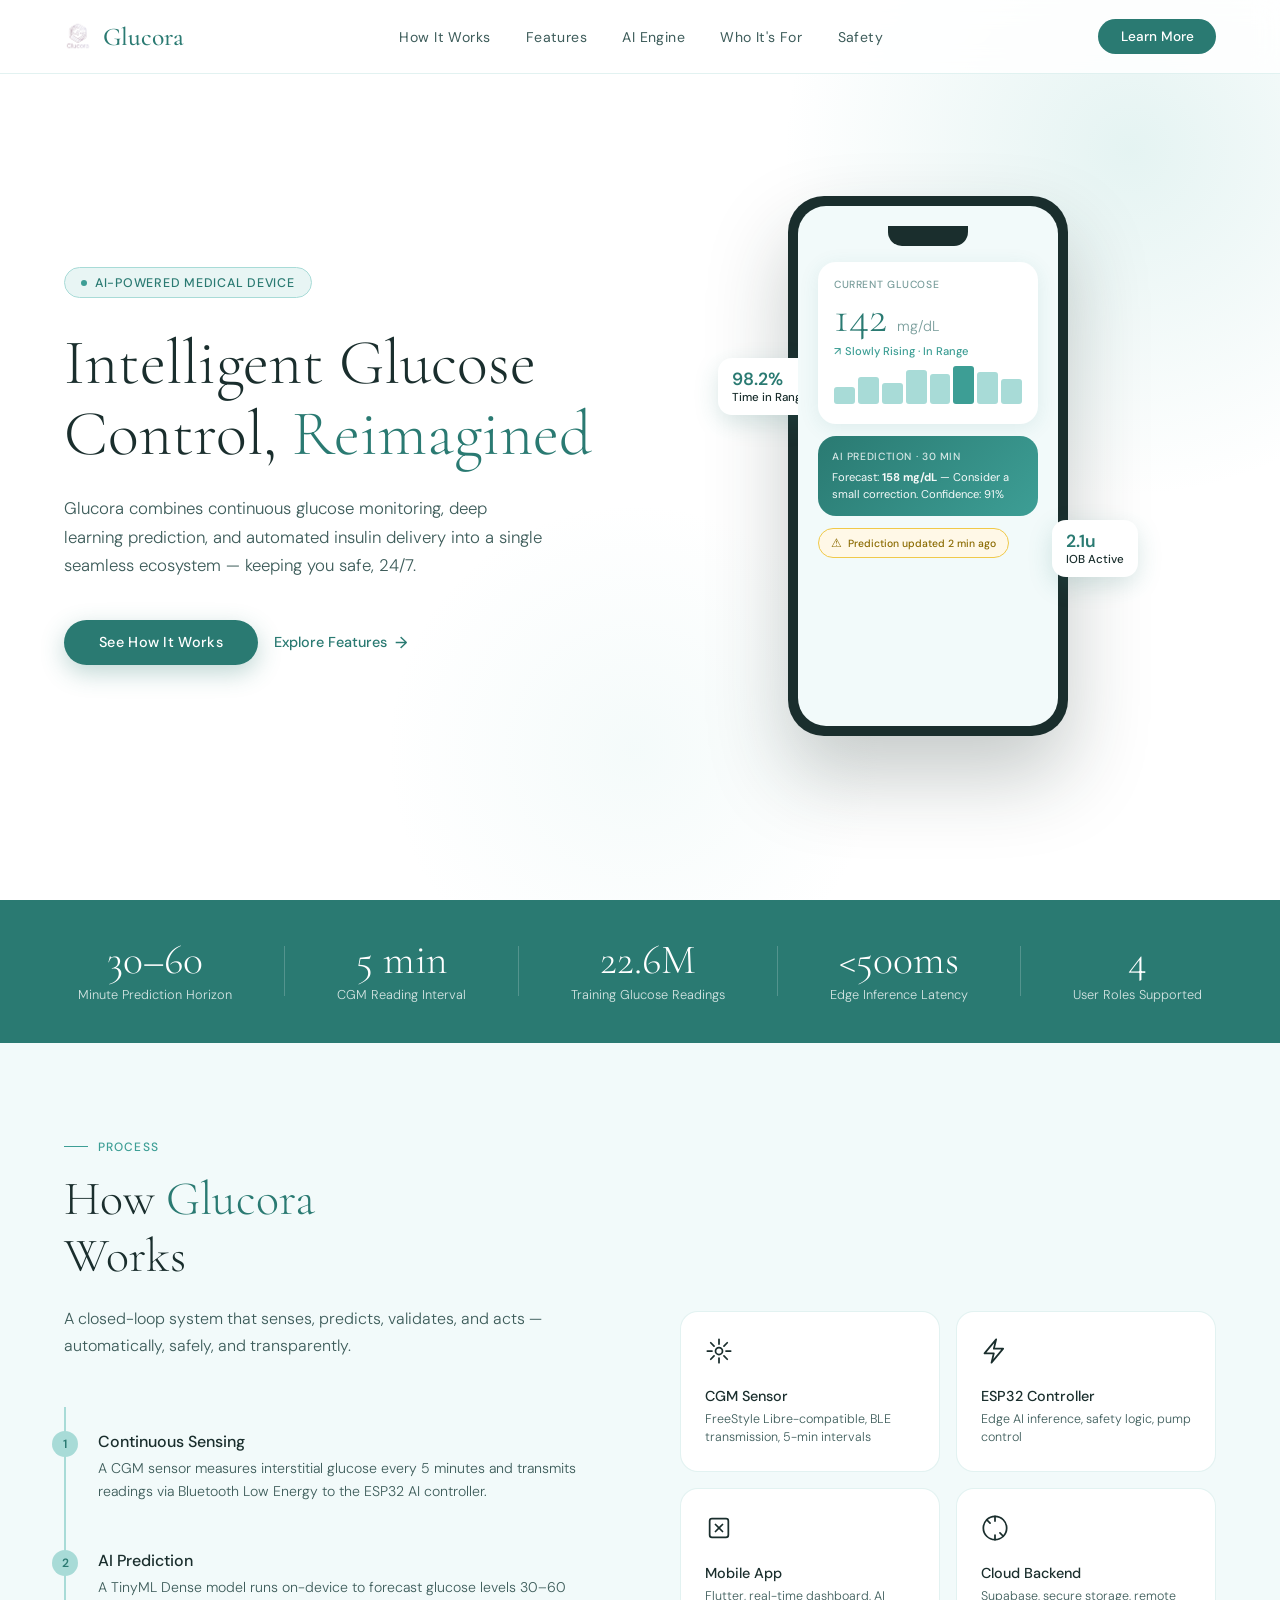
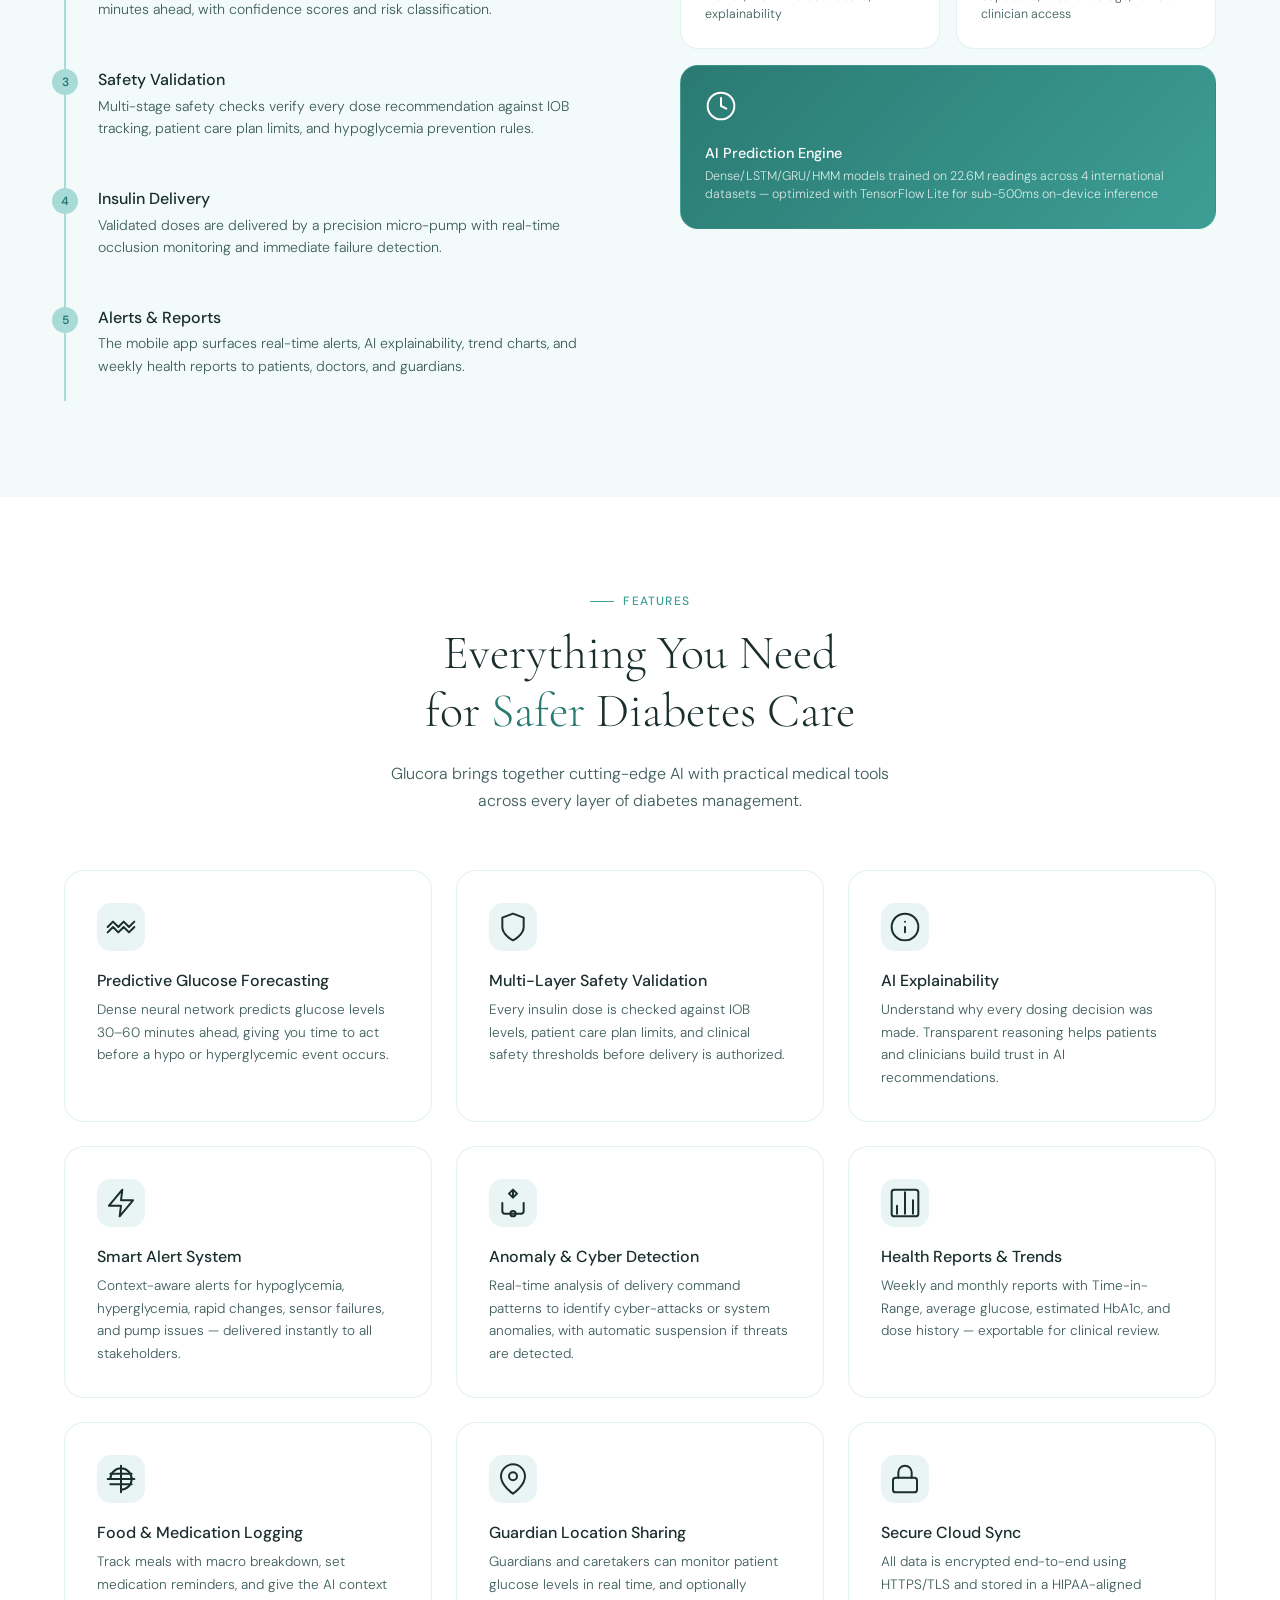
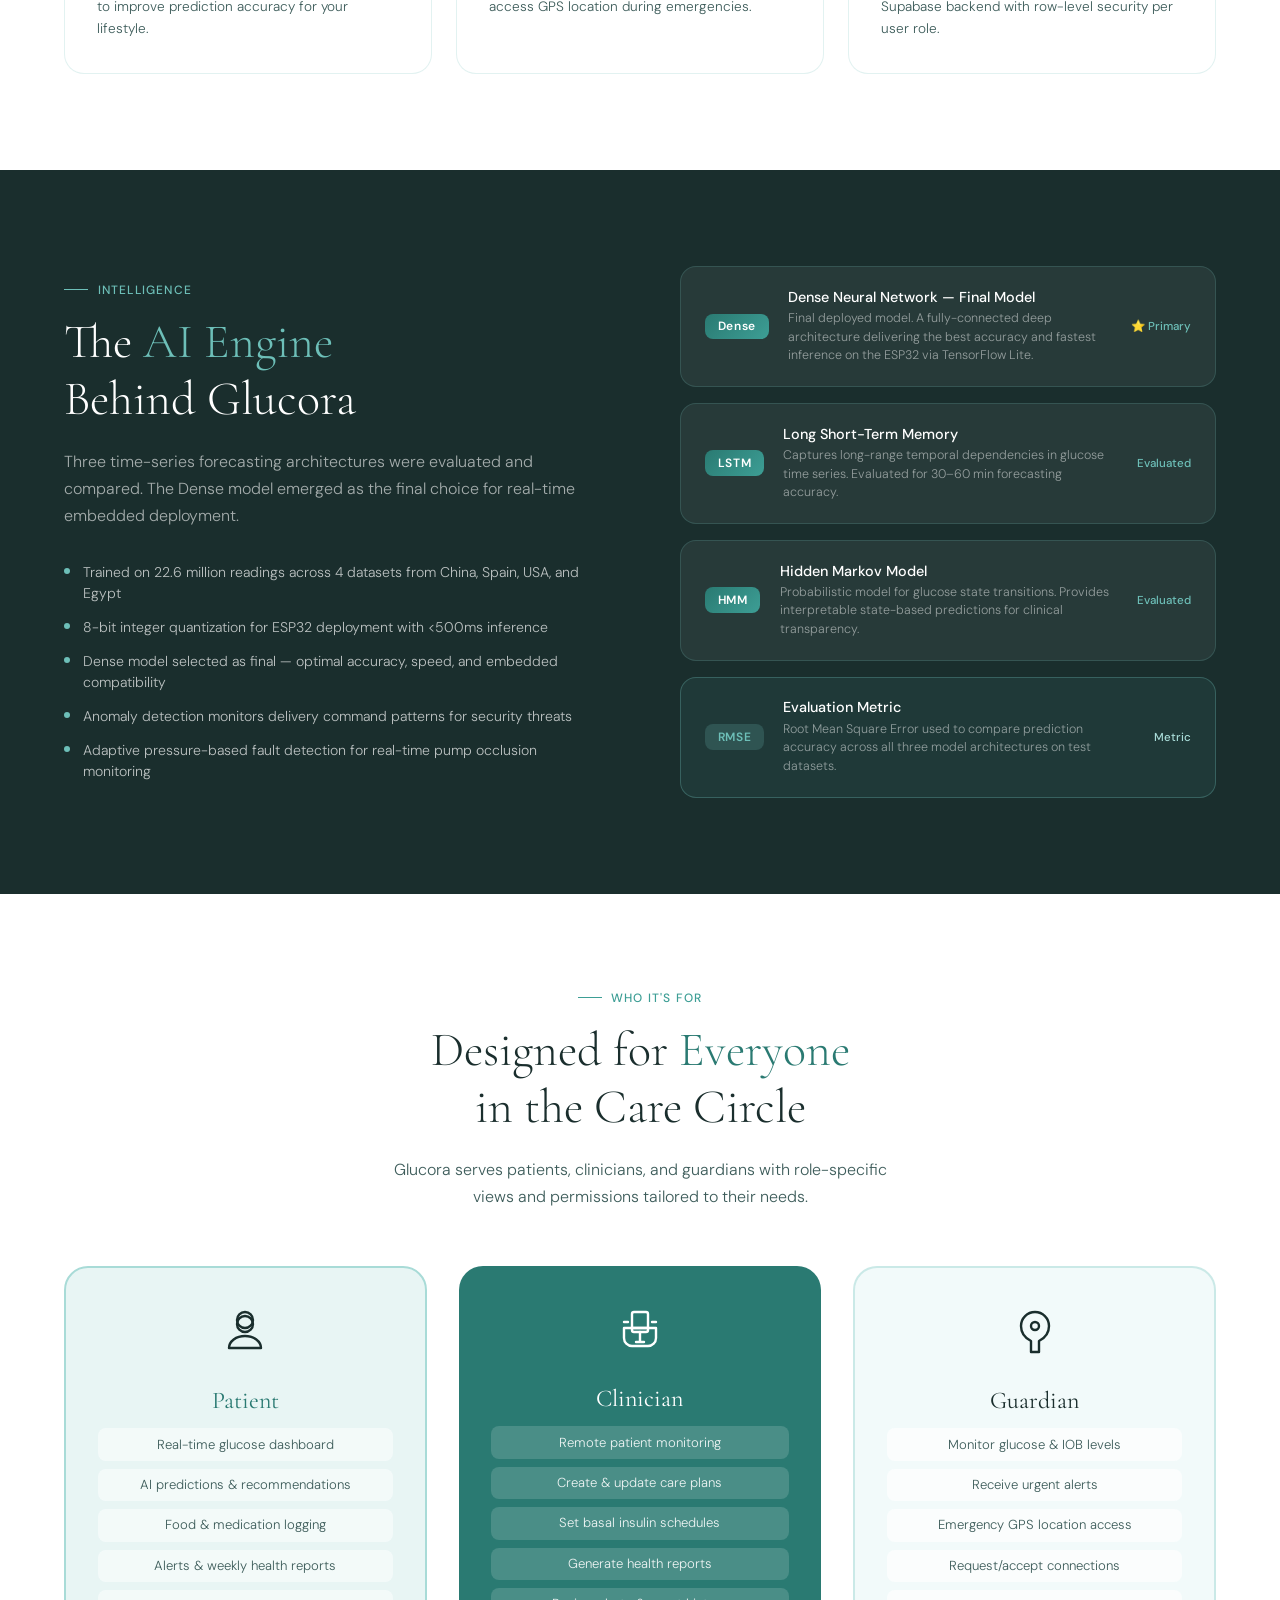
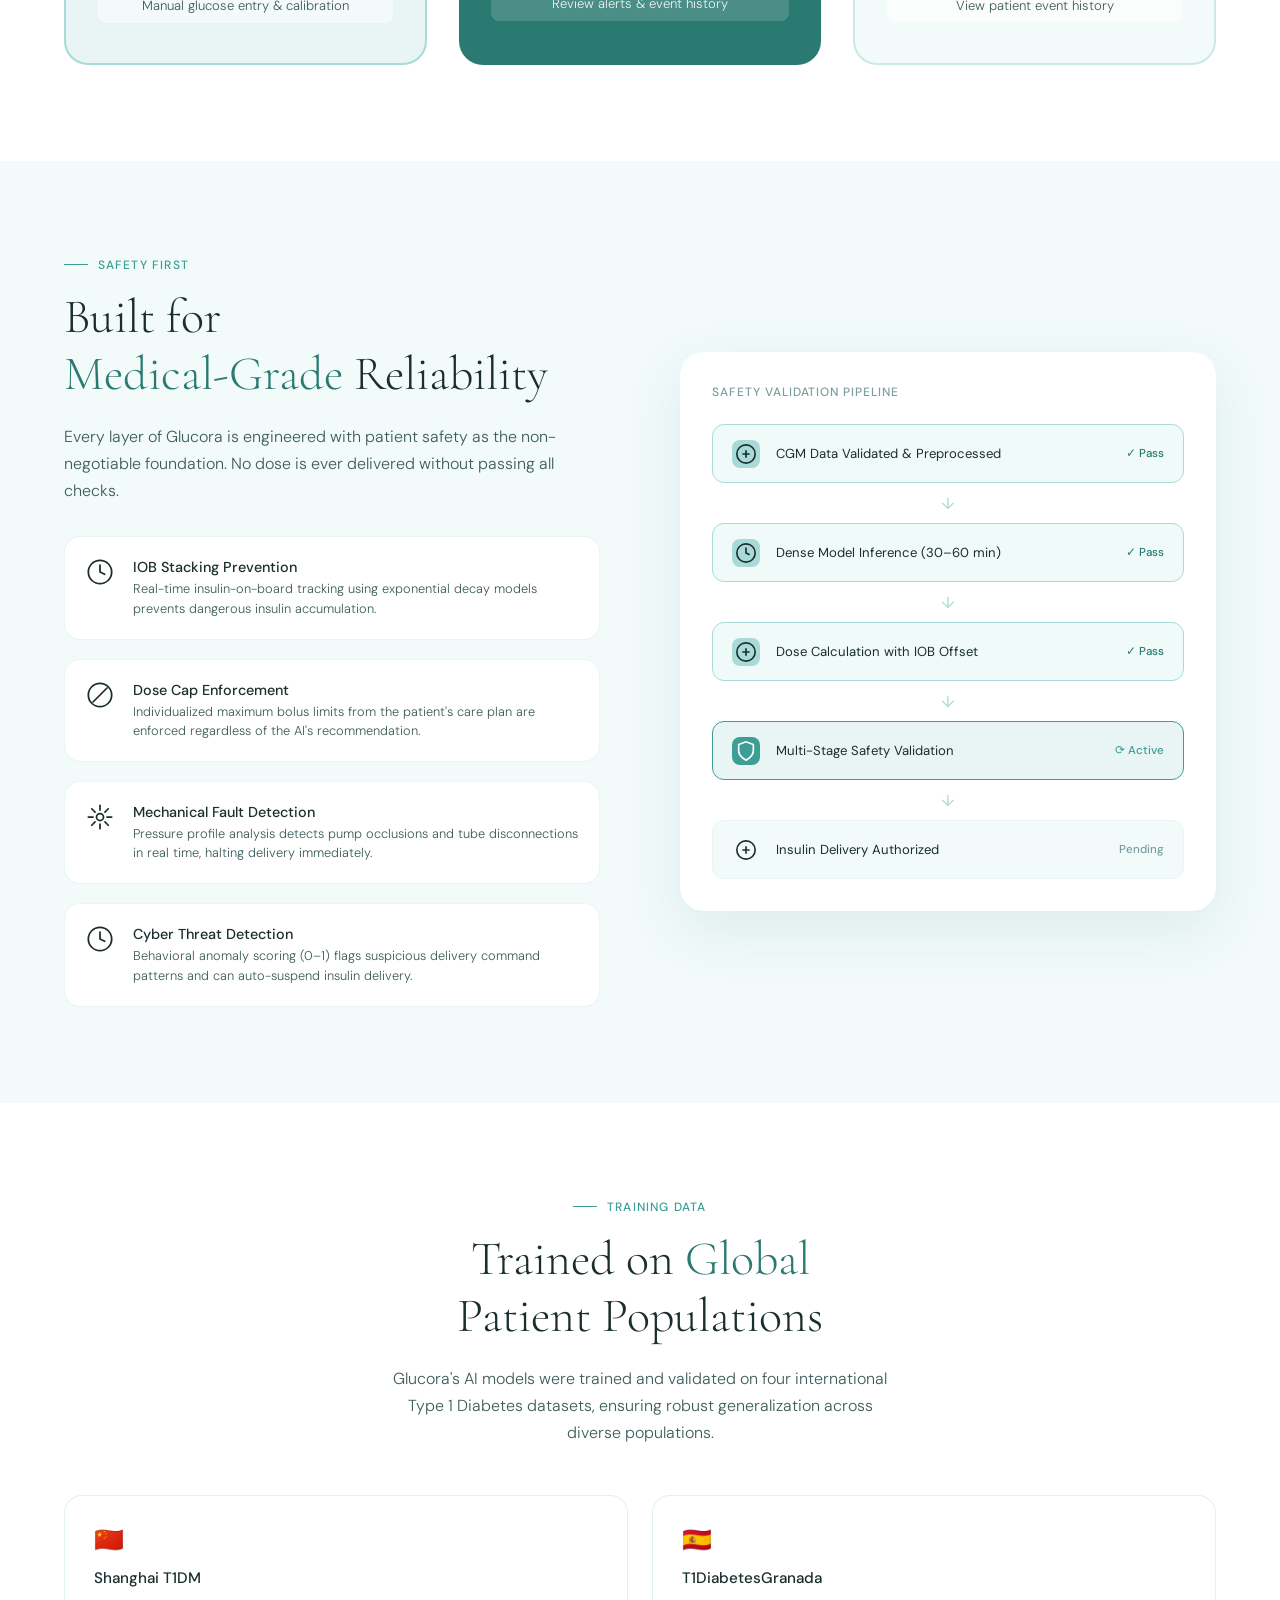
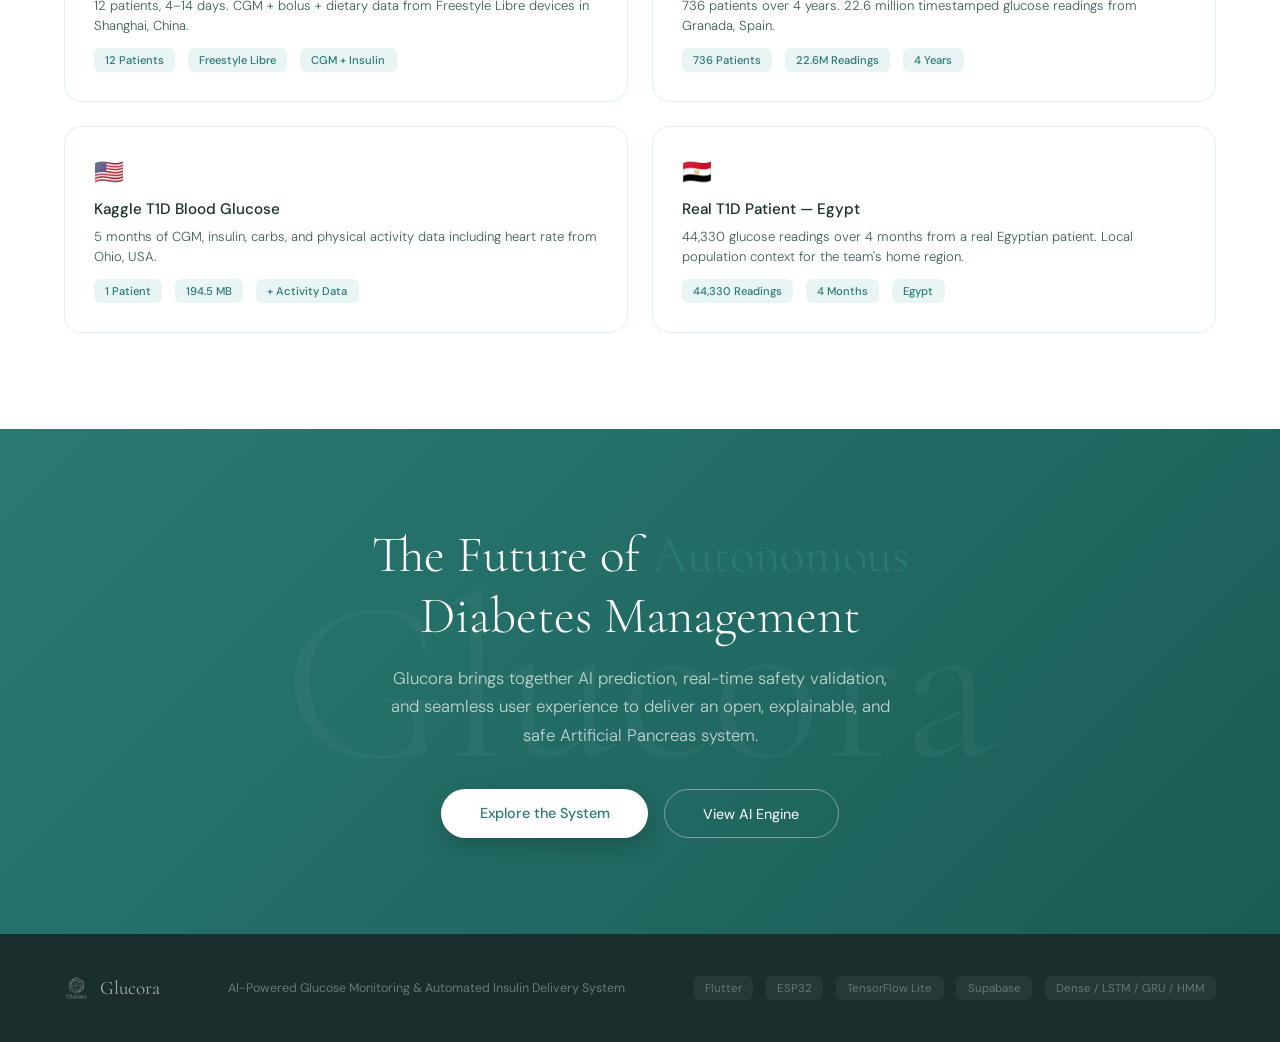
<file: index.html>
<!DOCTYPE html>
<html lang="en">
<head>
<meta charset="UTF-8">
<meta name="viewport" content="width=device-width, initial-scale=1.0">
<link rel="icon" type="image/png" href="Glucora_logo.png">
<title>Glucora </title>
<link href="https://fonts.googleapis.com/css2?family=Cormorant+Garamond:wght@300;400;500;600&family=DM+Sans:wght@300;400;500&display=swap" rel="stylesheet">
<link rel="stylesheet" href="glucora.css">

</head>
<body>

<!-- NAV -->
<nav>
  <div class="nav-logo">
    <img src="Glucora_logo.png" alt="Glucora" style="height:32px;filter:hue-rotate(140deg) saturate(0.7);">
    <span>Glucora</span>
  </div>
  <ul class="nav-links">
    <li><a href="#how">How It Works</a></li>
    <li><a href="#features">Features</a></li>
    <li><a href="#ai">AI Engine</a></li>
    <li><a href="#users">Who It's For</a></li>
    <li><a href="#safety">Safety</a></li>
  </ul>
  <a href="#cta" class="nav-cta">Learn More</a>
</nav>

<!-- HERO -->
<section class="hero">
  <div class="hero-text">
    <div class="hero-badge">AI-Powered Medical Device</div>
    <h1>Intelligent Glucose<br>Control, <em>Reimagined</em></h1>
    <p class="hero-sub">Glucora combines continuous glucose monitoring, deep learning prediction, and automated insulin delivery into a single seamless ecosystem — keeping you safe, 24/7.</p>
    <div class="hero-actions">
      <a href="#how" class="btn-primary">See How It Works</a>
      <a href="#features" class="btn-ghost">Explore Features</a>
    </div>
  </div>
  <div class="hero-visual">
    <div class="device-mockup">
      <div class="float-badge left">
        <span class="fb-val">98.2%</span>
        Time in Range
      </div>
      <div class="phone-frame">
        <div class="phone-screen">
          <div class="phone-notch"></div>
          <div class="glucose-card">
            <div class="glucose-label">Current Glucose</div>
            <div class="glucose-value">142 <span>mg/dL</span></div>
            <div class="glucose-trend">Slowly Rising · In Range</div>
            <div class="mini-chart">
              <div class="bar"></div><div class="bar"></div><div class="bar"></div>
              <div class="bar"></div><div class="bar"></div><div class="bar"></div>
              <div class="bar"></div><div class="bar"></div>
            </div>
          </div>
          <div class="ai-card">
            <div class="ai-card-title">AI Prediction · 30 min</div>
            <div class="ai-card-text">Forecast: <strong>158 mg/dL</strong> — Consider a small correction. Confidence: 91%</div>
          </div>
          <div class="alert-chip">Prediction updated 2 min ago</div>
        </div>
      </div>
      <div class="float-badge right">
        <span class="fb-val">2.1u</span>
        IOB Active
      </div>
    </div>
  </div>
</section>

<!-- STATS -->
<div class="stats-bar">
  <div class="stat-item">
    <span class="stat-number">30–60</span>
    <div class="stat-label">Minute Prediction Horizon</div>
  </div>
  <div class="stat-divider"></div>
  <div class="stat-item">
    <span class="stat-number">5 min</span>
    <div class="stat-label">CGM Reading Interval</div>
  </div>
  <div class="stat-divider"></div>
  <div class="stat-item">
    <span class="stat-number">22.6M</span>
    <div class="stat-label">Training Glucose Readings</div>
  </div>
  <div class="stat-divider"></div>
  <div class="stat-item">
    <span class="stat-number">&lt;500ms</span>
    <div class="stat-label">Edge Inference Latency</div>
  </div>
  <div class="stat-divider"></div>
  <div class="stat-item">
    <span class="stat-number">4</span>
    <div class="stat-label">User Roles Supported</div>
  </div>
</div>

<!-- HOW IT WORKS -->
<section class="how" id="how">
  <div class="reveal">
    <div class="section-tag">Process</div>
    <h2>How <em>Glucora</em><br>Works</h2>
    <p class="section-sub">A closed-loop system that senses, predicts, validates, and acts — automatically, safely, and transparently.</p>
    <div class="steps">
      <div class="step">
        <div class="step-num">1</div>
        <div class="step-content">
          <h3>Continuous Sensing</h3>
          <p>A CGM sensor measures interstitial glucose every 5 minutes and transmits readings via Bluetooth Low Energy to the ESP32 AI controller.</p>
        </div>
      </div>
      <div class="step">
        <div class="step-num">2</div>
        <div class="step-content">
          <h3>AI Prediction</h3>
          <p>A TinyML Dense model runs on-device to forecast glucose levels 30–60 minutes ahead, with confidence scores and risk classification.</p>
        </div>
      </div>
      <div class="step">
        <div class="step-num">3</div>
        <div class="step-content">
          <h3>Safety Validation</h3>
          <p>Multi-stage safety checks verify every dose recommendation against IOB tracking, patient care plan limits, and hypoglycemia prevention rules.</p>
        </div>
      </div>
      <div class="step">
        <div class="step-num">4</div>
        <div class="step-content">
          <h3>Insulin Delivery</h3>
          <p>Validated doses are delivered by a precision micro-pump with real-time occlusion monitoring and immediate failure detection.</p>
        </div>
      </div>
      <div class="step">
        <div class="step-num">5</div>
        <div class="step-content">
          <h3>Alerts & Reports</h3>
          <p>The mobile app surfaces real-time alerts, AI explainability, trend charts, and weekly health reports to patients, doctors, and guardians.</p>
        </div>
      </div>
    </div>
  </div>
  <div class="arch-visual reveal">
    <div class="arch-card">
      <div class="arch-icon">
        <svg width="28" height="28" viewBox="0 0 24 24" fill="none" stroke="currentColor" stroke-width="1.5" stroke-linecap="round" stroke-linejoin="round"><path d="M12 2v4M12 18v4M4.93 4.93l2.83 2.83M16.24 16.24l2.83 2.83M2 12h4M18 12h4M4.93 19.07l2.83-2.83M16.24 7.76l2.83-2.83"/><circle cx="12" cy="12" r="3"/></svg>
      </div>
      <h4>CGM Sensor</h4>
      <p>FreeStyle Libre-compatible, BLE transmission, 5-min intervals</p>
    </div>
    <div class="arch-card">
      <div class="arch-icon">
        <svg width="28" height="28" viewBox="0 0 24 24" fill="none" stroke="currentColor" stroke-width="1.5" stroke-linecap="round" stroke-linejoin="round"><path d="M13 2L3 14h8l-2 8 10-12h-8l2-8z"/></svg>
      </div>
      <h4>ESP32 Controller</h4>
      <p>Edge AI inference, safety logic, pump control</p>
    </div>
    <div class="arch-card">
      <div class="arch-icon">
        <svg width="28" height="28" viewBox="0 0 24 24" fill="none" stroke="currentColor" stroke-width="1.5" stroke-linecap="round" stroke-linejoin="round"><rect x="4" y="4" width="16" height="16" rx="2" ry="2"/><line x1="9" y1="9" x2="15" y2="15"/><line x1="15" y1="9" x2="9" y2="15"/></svg>
      </div>
      <h4>Mobile App</h4>
      <p>Flutter, real-time dashboard, AI explainability</p>
    </div>
    <div class="arch-card">
      <div class="arch-icon">
        <svg width="28" height="28" viewBox="0 0 24 24" fill="none" stroke="currentColor" stroke-width="1.5" stroke-linecap="round" stroke-linejoin="round"><circle cx="12" cy="12" r="10"/><line x1="12" y1="2" x2="12" y2="6"/><line x1="12" y1="18" x2="12" y2="22"/><line x1="4.93" y1="4.93" x2="7.76" y2="7.76"/><line x1="16.24" y1="16.24" x2="19.07" y2="19.07"/></svg>
      </div>
      <h4>Cloud Backend</h4>
      <p>Supabase, secure storage, remote clinician access</p>
    </div>
    <div class="arch-card full">
      <div class="arch-icon">
        <svg width="32" height="32" viewBox="0 0 24 24" fill="none" stroke="currentColor" stroke-width="1.5" stroke-linecap="round" stroke-linejoin="round"><path d="M12 2a10 10 0 1 0 10 10 10 10 0 0 0-10-10z"/><path d="M12 6v6l4 2"/></svg>
      </div>
      <h4>AI Prediction Engine</h4>
      <p>Dense/LSTM/GRU/HMM models trained on 22.6M readings across 4 international datasets — optimized with TensorFlow Lite for sub-500ms on-device inference</p>
    </div>
  </div>
</section>

<!-- FEATURES -->
<section id="features">
  <div class="reveal" style="text-align:center; max-width:640px; margin:0 auto;">
    <div class="section-tag" style="justify-content:center;">Features</div>
    <h2>Everything You Need<br>for <em>Safer</em> Diabetes Care</h2>
    <p class="section-sub" style="margin:0 auto;">Glucora brings together cutting-edge AI with practical medical tools across every layer of diabetes management.</p>
  </div>
  <div class="features-grid reveal">
    <div class="feat-card">
      <div class="feat-icon">
        <svg width="32" height="32" viewBox="0 0 24 24" fill="none" stroke="currentColor" stroke-width="1.5" stroke-linecap="round" stroke-linejoin="round"><path d="M2 12L6 8 10 12 14 8 18 12 22 8"/><path d="M2 16L6 12 10 16 14 12 18 16 22 12"/></svg>
      </div>
      <h3>Predictive Glucose Forecasting</h3>
      <p>Dense neural network predicts glucose levels 30–60 minutes ahead, giving you time to act before a hypo or hyperglycemic event occurs.</p>
    </div>
    <div class="feat-card">
      <div class="feat-icon">
        <svg width="32" height="32" viewBox="0 0 24 24" fill="none" stroke="currentColor" stroke-width="1.5" stroke-linecap="round" stroke-linejoin="round"><path d="M12 22s8-4 8-10V5l-8-3-8 3v7c0 6 8 10 8 10z"/></svg>
      </div>
      <h3>Multi-Layer Safety Validation</h3>
      <p>Every insulin dose is checked against IOB levels, patient care plan limits, and clinical safety thresholds before delivery is authorized.</p>
    </div>
    <div class="feat-card">
      <div class="feat-icon">
        <svg width="32" height="32" viewBox="0 0 24 24" fill="none" stroke="currentColor" stroke-width="1.5" stroke-linecap="round" stroke-linejoin="round"><circle cx="12" cy="12" r="10"/><path d="M12 16v-4M12 8h.01"/></svg>
      </div>
      <h3>AI Explainability</h3>
      <p>Understand why every dosing decision was made. Transparent reasoning helps patients and clinicians build trust in AI recommendations.</p>
    </div>
    <div class="feat-card">
      <div class="feat-icon">
        <svg width="32" height="32" viewBox="0 0 24 24" fill="none" stroke="currentColor" stroke-width="1.5" stroke-linecap="round" stroke-linejoin="round"><polygon points="13 2 3 14 12 14 11 22 21 10 12 10 13 2"/></svg>
      </div>
      <h3>Smart Alert System</h3>
      <p>Context-aware alerts for hypoglycemia, hyperglycemia, rapid changes, sensor failures, and pump issues — delivered instantly to all stakeholders.</p>
    </div>
    <div class="feat-card">
      <div class="feat-icon">
        <svg width="32" height="32" viewBox="0 0 24 24" fill="none" stroke="currentColor" stroke-width="1.5" stroke-linecap="round" stroke-linejoin="round"><path d="M20 12v6a2 2 0 0 1-2 2H6a2 2 0 0 1-2-2v-6"/><polyline points="12 2 12 8 9 5 12 2 15 5 12 8"/><circle cx="12" cy="20" r="2"/></svg>
      </div>
      <h3>Anomaly & Cyber Detection</h3>
      <p>Real-time analysis of delivery command patterns to identify cyber-attacks or system anomalies, with automatic suspension if threats are detected.</p>
    </div>
    <div class="feat-card">
      <div class="feat-icon">
        <svg width="32" height="32" viewBox="0 0 24 24" fill="none" stroke="currentColor" stroke-width="1.5" stroke-linecap="round" stroke-linejoin="round"><line x1="18" y1="20" x2="18" y2="10"/><line x1="12" y1="20" x2="12" y2="4"/><line x1="6" y1="20" x2="6" y2="14"/><rect x="2" y="2" width="20" height="20" rx="2" ry="2"/></svg>
      </div>
      <h3>Health Reports & Trends</h3>
      <p>Weekly and monthly reports with Time-in-Range, average glucose, estimated HbA1c, and dose history — exportable for clinical review.</p>
    </div>
    <div class="feat-card">
      <div class="feat-icon">
        <svg width="32" height="32" viewBox="0 0 24 24" fill="none" stroke="currentColor" stroke-width="1.5" stroke-linecap="round" stroke-linejoin="round"><path d="M2 12h20M12 2v20M20 12a8 8 0 0 1-8 8m8-8a8 8 0 0 0-16 0"/><path d="M4 16h16M4 8h16"/></svg>
      </div>
      <h3>Food & Medication Logging</h3>
      <p>Track meals with macro breakdown, set medication reminders, and give the AI context to improve prediction accuracy for your lifestyle.</p>
    </div>
    <div class="feat-card">
      <div class="feat-icon">
        <svg width="32" height="32" viewBox="0 0 24 24" fill="none" stroke="currentColor" stroke-width="1.5" stroke-linecap="round" stroke-linejoin="round"><path d="M21 10c0 7-9 13-9 13s-9-6-9-13a9 9 0 0 1 18 0z"/><circle cx="12" cy="10" r="3"/></svg>
      </div>
      <h3>Guardian Location Sharing</h3>
      <p>Guardians and caretakers can monitor patient glucose levels in real time, and optionally access GPS location during emergencies.</p>
    </div>
    <div class="feat-card">
      <div class="feat-icon">
        <svg width="32" height="32" viewBox="0 0 24 24" fill="none" stroke="currentColor" stroke-width="1.5" stroke-linecap="round" stroke-linejoin="round"><rect x="3" y="11" width="18" height="11" rx="2" ry="2"/><path d="M7 11V7a5 5 0 0 1 10 0v4"/></svg>
      </div>
      <h3>Secure Cloud Sync</h3>
      <p>All data is encrypted end-to-end using HTTPS/TLS and stored in a HIPAA-aligned Supabase backend with row-level security per user role.</p>
    </div>
  </div>
</section>

<!-- AI ENGINE -->
<section class="ai-section" id="ai">
  <div class="reveal">
    <div class="section-tag">Intelligence</div>
    <h2>The <em>AI Engine</em><br>Behind Glucora</h2>
    <p class="section-sub">Three time-series forecasting architectures were evaluated and compared. The Dense model emerged as the final choice for real-time embedded deployment.</p>
    <div class="ai-list">
      <div class="ai-list-item">Trained on 22.6 million readings across 4 datasets from China, Spain, USA, and Egypt</div>
      <div class="ai-list-item">8-bit integer quantization for ESP32 deployment with &lt;500ms inference</div>
      <div class="ai-list-item">Dense model selected as final — optimal accuracy, speed, and embedded compatibility</div>
      <div class="ai-list-item">Anomaly detection monitors delivery command patterns for security threats</div>
      <div class="ai-list-item">Adaptive pressure-based fault detection for real-time pump occlusion monitoring</div>
    </div>
  </div>
  <div class="model-cards reveal">
    <div class="model-card">
      <div class="model-badge">Dense</div>
      <div class="model-info">
        <h4>Dense Neural Network — Final Model</h4>
        <p>Final deployed model. A fully-connected deep architecture delivering the best accuracy and fastest inference on the ESP32 via TensorFlow Lite.</p>
      </div>
      <div class="model-perf">⭐ Primary</div>
    </div>
    <div class="model-card">
      <div class="model-badge">LSTM</div>
      <div class="model-info">
        <h4>Long Short-Term Memory</h4>
        <p>Captures long-range temporal dependencies in glucose time series. Evaluated for 30–60 min forecasting accuracy.</p>
      </div>
      <div class="model-perf">Evaluated</div>
    </div>
    <div class="model-card">
      <div class="model-badge">HMM</div>
      <div class="model-info">
        <h4>Hidden Markov Model</h4>
        <p>Probabilistic model for glucose state transitions. Provides interpretable state-based predictions for clinical transparency.</p>
      </div>
      <div class="model-perf">Evaluated</div>
    </div>
    <div class="model-card" style="border-color:rgba(109,191,184,0.3); background:rgba(109,191,184,0.08);">
      <div class="model-badge" style="background:rgba(109,191,184,0.2); color: var(--teal-light);">RMSE</div>
      <div class="model-info">
        <h4>Evaluation Metric</h4>
        <p>Root Mean Square Error used to compare prediction accuracy across all three model architectures on test datasets.</p>
      </div>
      <div class="model-perf" style="color:var(--teal-pale);">Metric</div>
    </div>
  </div>
</section>

<!-- USERS -->
<section id="users">
  <div class="reveal" style="text-align:center; max-width:640px; margin:0 auto;">
    <div class="section-tag" style="justify-content:center;">Who It's For</div>
    <h2>Designed for <em>Everyone</em><br>in the Care Circle</h2>
    <p class="section-sub" style="margin:0 auto;">Glucora serves patients, clinicians, and guardians with role-specific views and permissions tailored to their needs.</p>
  </div>
  <div class="users-grid reveal">
    <div class="user-card patient">
      <div class="user-avatar">
        <svg width="48" height="48" viewBox="0 0 24 24" fill="none" stroke="currentColor" stroke-width="1.2" stroke-linecap="round" stroke-linejoin="round"><circle cx="12" cy="8" r="4"/><path d="M12 14c-4.42 0-8 2.69-8 6h16c0-3.31-3.58-6-8-6z"/><path d="M12 2c2.21 0 4 1.79 4 4s-1.79 4-4 4-4-1.79-4-4 1.79-4 4-4z"/></svg>
      </div>
      <h3>Patient</h3>
      <ul class="user-features">
        <li>Real-time glucose dashboard</li>
        <li>AI predictions & recommendations</li>
        <li>Food & medication logging</li>
        <li>Alerts & weekly health reports</li>
        <li>Manual glucose entry & calibration</li>
      </ul>
    </div>
    <div class="user-card doctor">
      <div class="user-avatar">
        <svg width="48" height="48" viewBox="0 0 24 24" fill="none" stroke="currentColor" stroke-width="1.2" stroke-linecap="round" stroke-linejoin="round"><rect x="8" y="3" width="8" height="10" rx="1"/><path d="M12 13v5M10 18h4"/><path d="M4 8h2"/><path d="M18 8h2"/><path d="M8 11h8"/><path d="M20 16a4 4 0 0 1-4 4H8a4 4 0 0 1-4-4v-5h16v5z"/></svg>
      </div>
      <h3>Clinician</h3>
      <ul class="user-features">
        <li>Remote patient monitoring</li>
        <li>Create & update care plans</li>
        <li>Set basal insulin schedules</li>
        <li>Generate health reports</li>
        <li>Review alerts & event history</li>
      </ul>
    </div>
    <div class="user-card guardian">
      <div class="user-avatar">
        <svg width="48" height="48" viewBox="0 0 24 24" fill="none" stroke="currentColor" stroke-width="1.2" stroke-linecap="round" stroke-linejoin="round"><path d="M12 2a7 7 0 0 0-7 7c0 3.5 2 6 5 7.5V22h4v-5.5c3-1.5 5-4 5-7.5a7 7 0 0 0-7-7z"/><circle cx="12" cy="9" r="2"/></svg>
      </div>
      <h3>Guardian</h3>
      <ul class="user-features">
        <li>Monitor glucose & IOB levels</li>
        <li>Receive urgent alerts</li>
        <li>Emergency GPS location access</li>
        <li>Request/accept connections</li>
        <li>View patient event history</li>
      </ul>
    </div>
  </div>
</section>

<!-- SAFETY -->
<section class="safety" id="safety">
  <div class="reveal">
    <div class="section-tag">Safety First</div>
    <h2>Built for<br><em>Medical-Grade</em> Reliability</h2>
    <p class="section-sub">Every layer of Glucora is engineered with patient safety as the non-negotiable foundation. No dose is ever delivered without passing all checks.</p>
    <div class="safety-items">
      <div class="safety-item">
        <div class="safety-icon">
          <svg width="28" height="28" viewBox="0 0 24 24" fill="none" stroke="currentColor" stroke-width="1.5" stroke-linecap="round" stroke-linejoin="round"><circle cx="12" cy="12" r="10"/><path d="M12 6v6l4 2"/></svg>
        </div>
        <div>
          <h4>IOB Stacking Prevention</h4>
          <p>Real-time insulin-on-board tracking using exponential decay models prevents dangerous insulin accumulation.</p>
        </div>
      </div>
      <div class="safety-item">
        <div class="safety-icon">
          <svg width="28" height="28" viewBox="0 0 24 24" fill="none" stroke="currentColor" stroke-width="1.5" stroke-linecap="round" stroke-linejoin="round"><circle cx="12" cy="12" r="10"/><line x1="18" y1="6" x2="6" y2="18"/></svg>
        </div>
        <div>
          <h4>Dose Cap Enforcement</h4>
          <p>Individualized maximum bolus limits from the patient's care plan are enforced regardless of the AI's recommendation.</p>
        </div>
      </div>
      <div class="safety-item">
        <div class="safety-icon">
          <svg width="28" height="28" viewBox="0 0 24 24" fill="none" stroke="currentColor" stroke-width="1.5" stroke-linecap="round" stroke-linejoin="round"><path d="M12 2v4M12 18v4M4.93 4.93l2.83 2.83M16.24 16.24l2.83 2.83M2 12h4M18 12h4M4.93 19.07l2.83-2.83M16.24 7.76l2.83-2.83"/><circle cx="12" cy="12" r="3"/></svg>
        </div>
        <div>
          <h4>Mechanical Fault Detection</h4>
          <p>Pressure profile analysis detects pump occlusions and tube disconnections in real time, halting delivery immediately.</p>
        </div>
      </div>
      <div class="safety-item">
        <div class="safety-icon">
          <svg width="28" height="28" viewBox="0 0 24 24" fill="none" stroke="currentColor" stroke-width="1.5" stroke-linecap="round" stroke-linejoin="round"><path d="M12 2a10 10 0 1 0 10 10 10 10 0 0 0-10-10z"/><path d="M12 6v6l4 2"/></svg>
        </div>
        <div>
          <h4>Cyber Threat Detection</h4>
          <p>Behavioral anomaly scoring (0–1) flags suspicious delivery command patterns and can auto-suspend insulin delivery.</p>
        </div>
      </div>
    </div>
  </div>
  <div class="safety-visual reveal">
    <div class="sv-title">Safety Validation Pipeline</div>
    <div class="sv-pipeline">
      <div class="sv-step pass">
        <div class="sv-step-icon">
          <svg width="22" height="22" viewBox="0 0 24 24" fill="none" stroke="currentColor" stroke-width="1.8"><circle cx="12" cy="12" r="10"/><path d="M12 8v8M8 12h8"/></svg>
        </div>
        CGM Data Validated &amp; Preprocessed
        <div class="sv-step-status">✓ Pass</div>
      </div>
      <div class="sv-arrow">↓</div>
      <div class="sv-step pass">
        <div class="sv-step-icon">
          <svg width="22" height="22" viewBox="0 0 24 24" fill="none" stroke="currentColor" stroke-width="1.8"><circle cx="12" cy="12" r="10"/><path d="M12 6v6l4 2"/></svg>
        </div>
        Dense Model Inference (30–60 min)
        <div class="sv-step-status">✓ Pass</div>
      </div>
      <div class="sv-arrow">↓</div>
      <div class="sv-step pass">
        <div class="sv-step-icon">
          <svg width="22" height="22" viewBox="0 0 24 24" fill="none" stroke="currentColor" stroke-width="1.8"><circle cx="12" cy="12" r="10"/><path d="M12 8v8M8 12h8"/></svg>
        </div>
        Dose Calculation with IOB Offset
        <div class="sv-step-status">✓ Pass</div>
      </div>
      <div class="sv-arrow">↓</div>
      <div class="sv-step active">
        <div class="sv-step-icon">
          <svg width="22" height="22" viewBox="0 0 24 24" fill="none" stroke="currentColor" stroke-width="1.8"><path d="M12 22s8-4 8-10V5l-8-3-8 3v7c0 6 8 10 8 10z"/></svg>
        </div>
        Multi-Stage Safety Validation
        <div class="sv-step-status">⟳ Active</div>
      </div>
      <div class="sv-arrow">↓</div>
      <div class="sv-step">
        <div class="sv-step-icon">
          <svg width="22" height="22" viewBox="0 0 24 24" fill="none" stroke="currentColor" stroke-width="1.8"><circle cx="12" cy="12" r="10"/><path d="M12 8v8M8 12h8"/></svg>
        </div>
        Insulin Delivery Authorized
        <div class="sv-step-status" style="color:var(--text-soft)">Pending</div>
      </div>
    </div>
  </div>
</section>

<!-- DATASETS -->
<section>
  <div class="reveal" style="text-align:center; max-width:640px; margin:0 auto;">
    <div class="section-tag" style="justify-content:center;">Training Data</div>
    <h2>Trained on <em>Global</em><br>Patient Populations</h2>
    <p class="section-sub" style="margin:0 auto;">Glucora's AI models were trained and validated on four international Type 1 Diabetes datasets, ensuring robust generalization across diverse populations.</p>
  </div>
  <div class="datasets-grid reveal">
    <div class="dataset-card">
      <div class="dataset-flag">🇨🇳</div>
      <h4>Shanghai T1DM</h4>
      <p style="font-size:0.82rem; color:var(--text-mid); font-weight:300; line-height:1.5;">12 patients, 4–14 days. CGM + bolus + dietary data from Freestyle Libre devices in Shanghai, China.</p>
      <div class="dataset-meta">
        <span class="meta-tag">12 Patients</span>
        <span class="meta-tag">Freestyle Libre</span>
        <span class="meta-tag">CGM + Insulin</span>
      </div>
    </div>
    <div class="dataset-card">
      <div class="dataset-flag">🇪🇸</div>
      <h4>T1DiabetesGranada</h4>
      <p style="font-size:0.82rem; color:var(--text-mid); font-weight:300; line-height:1.5;">736 patients over 4 years. 22.6 million timestamped glucose readings from Granada, Spain.</p>
      <div class="dataset-meta">
        <span class="meta-tag">736 Patients</span>
        <span class="meta-tag">22.6M Readings</span>
        <span class="meta-tag">4 Years</span>
      </div>
    </div>
    <div class="dataset-card">
      <div class="dataset-flag">🇺🇸</div>
      <h4>Kaggle T1D Blood Glucose</h4>
      <p style="font-size:0.82rem; color:var(--text-mid); font-weight:300; line-height:1.5;">5 months of CGM, insulin, carbs, and physical activity data including heart rate from Ohio, USA.</p>
      <div class="dataset-meta">
        <span class="meta-tag">1 Patient</span>
        <span class="meta-tag">194.5 MB</span>
        <span class="meta-tag">+ Activity Data</span>
      </div>
    </div>
    <div class="dataset-card">
      <div class="dataset-flag">🇪🇬</div>
      <h4>Real T1D Patient — Egypt</h4>
      <p style="font-size:0.82rem; color:var(--text-mid); font-weight:300; line-height:1.5;">44,330 glucose readings over 4 months from a real Egyptian patient. Local population context for the team's home region.</p>
      <div class="dataset-meta">
        <span class="meta-tag">44,330 Readings</span>
        <span class="meta-tag">4 Months</span>
        <span class="meta-tag">Egypt</span>
      </div>
    </div>
  </div>
</section>

<!-- CTA -->
<section class="cta-section" id="cta">
  <h2>The Future of <em>Autonomous</em><br>Diabetes Management</h2>
  <p>Glucora brings together AI prediction, real-time safety validation, and seamless user experience to deliver an open, explainable, and safe Artificial Pancreas system.</p>
  <div class="cta-btns">
    <a href="#how" class="btn-white">Explore the System</a>
    <a href="#ai" class="btn-outline">View AI Engine</a>
  </div>
</section>

<!-- FOOTER -->
<footer>
  <div class="footer-logo">
    <img src="Glucora_logo.png" alt="Glucora">
    <span>Glucora</span>
  </div>
  <p>AI-Powered Glucose Monitoring & Automated Insulin Delivery System</p>
  <div class="footer-tags">
    <span class="footer-tag">Flutter</span>
    <span class="footer-tag">ESP32</span>
    <span class="footer-tag">TensorFlow Lite</span>
    <span class="footer-tag">Supabase</span>
    <span class="footer-tag">Dense / LSTM / GRU / HMM</span>
  </div>
</footer>

<script src="glucora.js"></script>
</body>
</html>
</file>
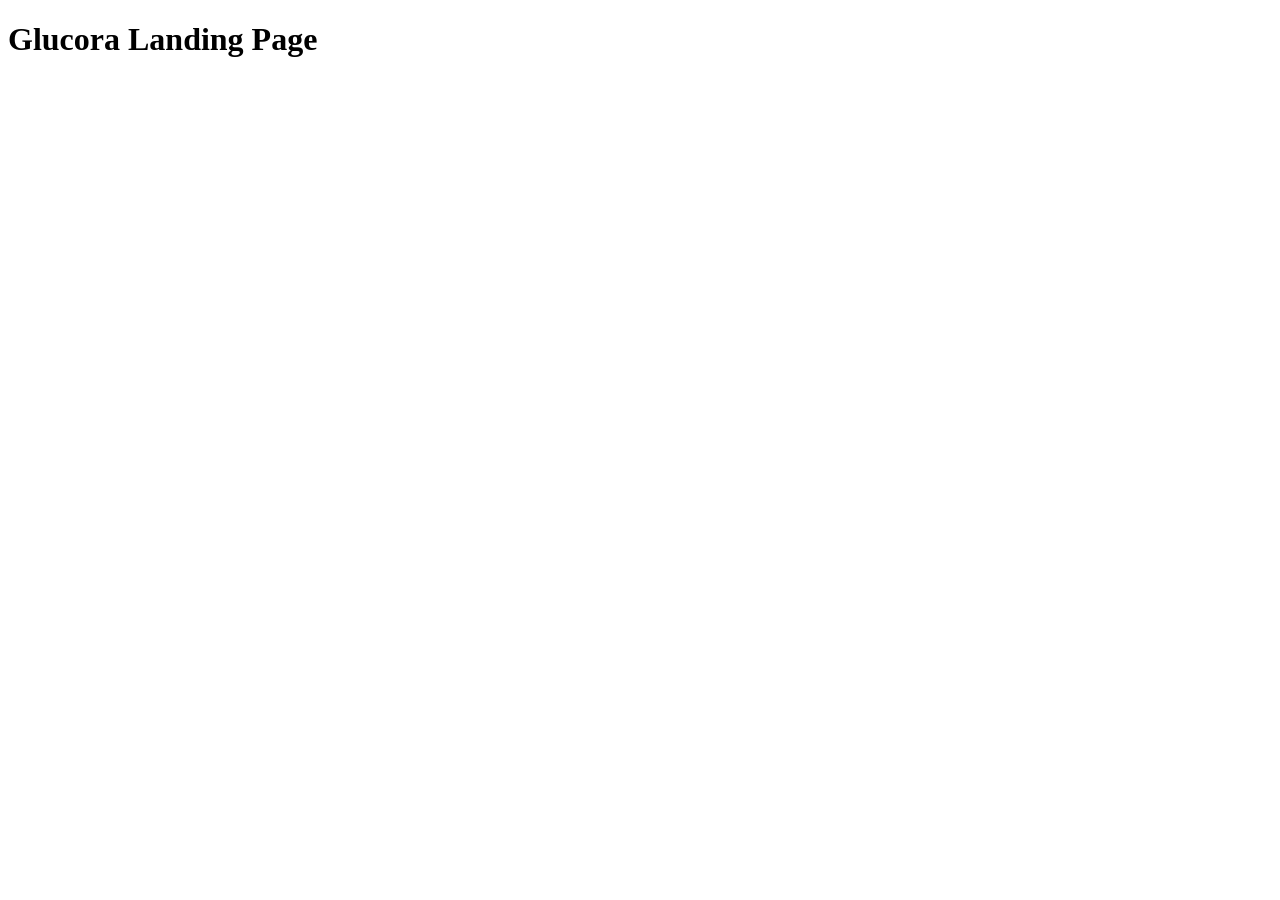
<file: Glucora.html>
<!DOCTYPE html>
<html lang="en">
<head>
    <meta charset="UTF-8">
    <meta name="viewport" content="width=device-width, initial-scale=1.0">
    <title>Glucora</title>
</head>
<body>
    <h1>Glucora Landing Page</h1>
</body>
</html>
</file>
<file: glucora.css>
:root {
    --teal-deep: #2a7a72;
    --teal-mid: #3d9e95;
    --teal-light: #6dbfb8;
    --teal-pale: #a8dbd7;
    --teal-wash: #e8f5f4;
    --teal-mist: #f2fafa;
    --white: #ffffff;
    --text-dark: #1a2e2d;
    --text-mid: #3d5c5a;
    --text-soft: #7a9e9c;
  }

  *, *::before, *::after { margin: 0; padding: 0; box-sizing: border-box; }

  html { scroll-behavior: smooth; }

  body {
    font-family: 'DM Sans', sans-serif;
    background: var(--white);
    color: var(--text-dark);
    overflow-x: hidden;
  }

  /* NAV */
  nav {
    position: fixed; top: 0; left: 0; right: 0; z-index: 100;
    display: flex; align-items: center; justify-content: space-between;
    padding: 1.2rem 5vw;
    background: rgba(255,255,255,0.85);
    backdrop-filter: blur(12px);
    border-bottom: 1px solid rgba(109,191,184,0.2);
  }
  .nav-logo { display: flex; align-items: center; gap: 0.7rem; }
  .nav-logo img { height: 36px; }
  .nav-logo span {
    font-family: 'Cormorant Garamond', serif;
    font-size: 1.6rem; font-weight: 500;
    color: var(--teal-deep);
  }
  .nav-links { display: flex; gap: 2.2rem; list-style: none; }
  .nav-links a {
    text-decoration: none; font-size: 0.88rem; font-weight: 400;
    color: var(--text-mid); letter-spacing: 0.03em;
    transition: color 0.2s;
  }
  .nav-links a:hover { color: var(--teal-deep); }
  .nav-cta {
    background: var(--teal-deep); color: white;
    padding: 0.55rem 1.4rem; border-radius: 50px;
    font-size: 0.85rem; font-weight: 500;
    text-decoration: none; transition: background 0.2s, transform 0.2s;
  }
  .nav-cta:hover { background: var(--teal-mid); transform: translateY(-1px); }

  /* HERO */
  .hero {
    min-height: 100vh;
    display: grid; grid-template-columns: 1fr 1fr;
    align-items: center;
    padding: 6rem 5vw 4rem;
    position: relative; overflow: hidden;
  }
  .hero::before {
    content: '';
    position: absolute; top: -200px; right: -200px;
    width: 700px; height: 700px; border-radius: 50%;
    background: radial-gradient(circle, rgba(109,191,184,0.18) 0%, transparent 70%);
    pointer-events: none;
  }
  .hero::after {
    content: '';
    position: absolute; bottom: -100px; left: 30%;
    width: 500px; height: 500px; border-radius: 50%;
    background: radial-gradient(circle, rgba(168,219,215,0.12) 0%, transparent 70%);
    pointer-events: none;
  }
  .hero-text { z-index: 2; }
  .hero-badge {
    display: inline-flex; align-items: center; gap: 0.5rem;
    background: var(--teal-wash); border: 1px solid var(--teal-pale);
    padding: 0.4rem 1rem; border-radius: 50px;
    font-size: 0.78rem; font-weight: 500; color: var(--teal-deep);
    letter-spacing: 0.06em; text-transform: uppercase;
    margin-bottom: 1.8rem;
    animation: fadeUp 0.8s ease both;
  }
  .hero-badge::before {
    content: ''; width: 6px; height: 6px; border-radius: 50%;
    background: var(--teal-mid); animation: pulse 2s infinite;
  }
  @keyframes pulse { 0%,100%{opacity:1} 50%{opacity:0.3} }

  h1 {
    font-family: 'Cormorant Garamond', serif;
    font-size: clamp(2.8rem, 5vw, 4.2rem);
    font-weight: 300; line-height: 1.12;
    color: var(--text-dark); margin-bottom: 1.5rem;
    animation: fadeUp 0.8s 0.1s ease both;
  }
  h1 em { font-style: normal; color: var(--teal-deep); }
  .hero-sub {
    font-size: 1.05rem; font-weight: 300;
    color: var(--text-mid); line-height: 1.7;
    max-width: 480px; margin-bottom: 2.5rem;
    animation: fadeUp 0.8s 0.2s ease both;
  }
  .hero-actions {
    display: flex; gap: 1rem; align-items: center;
    animation: fadeUp 0.8s 0.3s ease both;
  }
  .btn-primary {
    background: var(--teal-deep); color: white;
    padding: 0.85rem 2.2rem; border-radius: 50px;
    font-size: 0.9rem; font-weight: 500;
    text-decoration: none; letter-spacing: 0.02em;
    transition: all 0.25s; box-shadow: 0 8px 24px rgba(42,122,114,0.3);
  }
  .btn-primary:hover { background: var(--teal-mid); transform: translateY(-2px); box-shadow: 0 12px 32px rgba(42,122,114,0.4); }
  .btn-ghost {
    color: var(--teal-deep); font-size: 0.9rem; font-weight: 500;
    text-decoration: none; display: flex; align-items: center; gap: 0.5rem;
    transition: gap 0.2s;
  }
  .btn-ghost:hover { gap: 0.8rem; }
  .btn-ghost::after { content: '→'; font-size: 1rem; }

  /* HERO VISUAL */
  .hero-visual {
    z-index: 2; display: flex; justify-content: center; align-items: center;
    animation: fadeUp 0.8s 0.2s ease both;
  }
  .device-mockup {
    position: relative; width: 280px;
  }
  .phone-frame {
    background: var(--text-dark); border-radius: 36px;
    padding: 10px; box-shadow: 0 40px 80px rgba(26,46,45,0.25);
  }
  .phone-screen {
    background: var(--teal-mist); border-radius: 28px;
    padding: 20px; min-height: 520px; position: relative; overflow: hidden;
  }
  .phone-notch {
    width: 80px; height: 20px; background: var(--text-dark);
    border-radius: 0 0 14px 14px; margin: 0 auto 16px;
  }
  .glucose-card {
    background: white; border-radius: 18px; padding: 16px;
    box-shadow: 0 4px 20px rgba(42,122,114,0.1); margin-bottom: 12px;
  }
  .glucose-label { font-size: 0.65rem; color: var(--text-soft); font-weight: 500; text-transform: uppercase; letter-spacing: 0.06em; margin-bottom: 4px; }
  .glucose-value { font-family: 'Cormorant Garamond', serif; font-size: 2.8rem; font-weight: 300; color: var(--teal-deep); line-height: 1; }
  .glucose-value span { font-size: 0.9rem; color: var(--text-soft); font-family: 'DM Sans', sans-serif; font-weight: 300; }
  .glucose-trend { display: flex; align-items: center; gap: 4px; margin-top: 4px; font-size: 0.7rem; color: var(--teal-mid); font-weight: 500; }
  .glucose-trend::before { content: '↗'; }

  .mini-chart {
    height: 50px; display: flex; align-items: flex-end; gap: 3px; padding: 4px 0;
  }
  .bar {
    flex: 1; background: var(--teal-pale); border-radius: 3px;
    animation: barGrow 1s ease both;
  }
  .bar:nth-child(1){ height: 40%; animation-delay: 0.1s; }
  .bar:nth-child(2){ height: 65%; animation-delay: 0.15s; }
  .bar:nth-child(3){ height: 50%; animation-delay: 0.2s; }
  .bar:nth-child(4){ height: 80%; animation-delay: 0.25s; }
  .bar:nth-child(5){ height: 70%; animation-delay: 0.3s; }
  .bar:nth-child(6){ height: 90%; animation-delay: 0.35s; background: var(--teal-mid); }
  .bar:nth-child(7){ height: 75%; animation-delay: 0.4s; }
  .bar:nth-child(8){ height: 60%; animation-delay: 0.45s; }
  @keyframes barGrow { from{transform:scaleY(0);transform-origin:bottom} to{transform:scaleY(1)} }

  .ai-card {
    background: linear-gradient(135deg, var(--teal-deep), var(--teal-mid));
    border-radius: 18px; padding: 14px; color: white; margin-bottom: 12px;
  }
  .ai-card-title { font-size: 0.65rem; font-weight: 500; text-transform: uppercase; letter-spacing: 0.06em; opacity: 0.8; margin-bottom: 6px; }
  .ai-card-text { font-size: 0.7rem; line-height: 1.5; opacity: 0.95; }

  .alert-chip {
    display: inline-flex; align-items: center; gap: 6px;
    background: #fff8e7; border: 1px solid #f0c94a; border-radius: 50px;
    padding: 6px 12px; font-size: 0.65rem; color: #8a6a00; font-weight: 500;
  }
  .alert-chip::before { content: '⚠'; font-size: 0.75rem; }

  /* floating badges */
  .float-badge {
    position: absolute; background: white;
    border-radius: 14px; padding: 10px 14px;
    box-shadow: 0 8px 24px rgba(42,122,114,0.18);
    font-size: 0.72rem; font-weight: 500; color: var(--text-dark);
    white-space: nowrap;
  }
  .float-badge .fb-val { font-size: 1.1rem; color: var(--teal-deep); font-weight: 600; display: block; }
  .float-badge.left { left: -70px; top: 30%; }
  .float-badge.right { right: -70px; top: 60%; }

  /* STATS */
  .stats-bar {
    background: var(--teal-deep);
    padding: 2.5rem 5vw;
    display: flex; justify-content: space-around; align-items: center;
    flex-wrap: wrap; gap: 1.5rem;
  }
  .stat-item { text-align: center; color: white; }
  .stat-number {
    font-family: 'Cormorant Garamond', serif;
    font-size: 2.6rem; font-weight: 300; display: block; line-height: 1;
  }
  .stat-label { font-size: 0.8rem; font-weight: 300; opacity: 0.8; margin-top: 4px; }
  .stat-divider { width: 1px; height: 50px; background: rgba(255,255,255,0.2); }

  /* SECTION */
  section { padding: 6rem 5vw; }
  .section-tag {
    font-size: 0.75rem; font-weight: 500; text-transform: uppercase; letter-spacing: 0.1em;
    color: var(--teal-mid); margin-bottom: 1rem;
    display: flex; align-items: center; gap: 0.6rem;
  }
  .section-tag::before { content:''; width:24px; height:1px; background: var(--teal-mid); }
  h2 {
    font-family: 'Cormorant Garamond', serif;
    font-size: clamp(2rem, 4vw, 3rem); font-weight: 300; line-height: 1.2;
    color: var(--text-dark); margin-bottom: 1.2rem;
  }
  h2 em { font-style: normal; color: var(--teal-deep); }
  .section-sub { font-size: 1rem; color: var(--text-mid); line-height: 1.7; max-width: 520px; font-weight: 300; }

  /* HOW IT WORKS */
  .how {
    background: var(--teal-mist);
    display: grid; grid-template-columns: 1fr 1fr; gap: 5rem; align-items: center;
  }
  .steps { display: flex; flex-direction: column; gap: 0; margin-top: 3rem; }
  .step {
    display: flex; gap: 1.5rem; align-items: flex-start;
    padding: 1.5rem 0; position: relative;
    border-left: 2px solid var(--teal-pale);
    padding-left: 2rem;
    transition: border-color 0.3s;
  }
  .step:hover { border-left-color: var(--teal-mid); }
  .step-num {
    position: absolute; left: -14px; top: 1.5rem;
    width: 26px; height: 26px; border-radius: 50%;
    background: var(--teal-pale); color: var(--teal-deep);
    font-size: 0.75rem; font-weight: 600;
    display: flex; align-items: center; justify-content: center;
    transition: background 0.3s;
  }
  .step:hover .step-num { background: var(--teal-mid); color: white; }
  .step-content h3 { font-size: 1rem; font-weight: 500; color: var(--text-dark); margin-bottom: 0.3rem; }
  .step-content p { font-size: 0.88rem; color: var(--text-mid); line-height: 1.6; font-weight: 300; }

  .arch-visual {
    display: grid; grid-template-columns: 1fr 1fr; gap: 1rem;
  }
  .arch-card {
    background: white; border-radius: 18px; padding: 1.5rem;
    border: 1px solid rgba(109,191,184,0.2);
    transition: transform 0.3s, box-shadow 0.3s;
    position: relative; overflow: hidden;
  }
  .arch-card::before {
    content: ''; position: absolute; inset: 0;
    background: linear-gradient(135deg, var(--teal-wash), transparent);
    opacity: 0; transition: opacity 0.3s;
  }
  .arch-card:hover { transform: translateY(-4px); box-shadow: 0 16px 40px rgba(42,122,114,0.12); }
  .arch-card:hover::before { opacity: 1; }
  .arch-icon { font-size: 1.8rem; margin-bottom: 0.8rem; }
  .arch-card h4 { font-size: 0.9rem; font-weight: 500; color: var(--text-dark); margin-bottom: 0.3rem; }
  .arch-card p { font-size: 0.78rem; color: var(--text-mid); line-height: 1.5; font-weight: 300; }
  .arch-card.full { grid-column: 1/-1; background: linear-gradient(135deg, var(--teal-deep), var(--teal-mid)); color: white; }
  .arch-card.full h4 { color: white; }
  .arch-card.full p { color: rgba(255,255,255,0.8); }

  /* FEATURES */
  .features-grid {
    display: grid; grid-template-columns: repeat(3, 1fr); gap: 1.5rem;
    margin-top: 3.5rem;
  }
  .feat-card {
    background: white; border: 1px solid rgba(109,191,184,0.2);
    border-radius: 20px; padding: 2rem;
    transition: all 0.3s; position: relative; overflow: hidden;
  }
  .feat-card::after {
    content: ''; position: absolute; bottom: 0; left: 0;
    height: 3px; width: 0; background: linear-gradient(90deg, var(--teal-deep), var(--teal-light));
    transition: width 0.4s;
  }
  .feat-card:hover { box-shadow: 0 20px 48px rgba(42,122,114,0.1); transform: translateY(-4px); }
  .feat-card:hover::after { width: 100%; }
  .feat-icon {
    width: 48px; height: 48px; border-radius: 14px;
    background: var(--teal-wash); display: flex; align-items: center; justify-content: center;
    font-size: 1.4rem; margin-bottom: 1.2rem;
  }
  .feat-card h3 { font-size: 1rem; font-weight: 500; color: var(--text-dark); margin-bottom: 0.5rem; }
  .feat-card p { font-size: 0.85rem; color: var(--text-mid); line-height: 1.65; font-weight: 300; }

  /* AI SECTION */
  .ai-section {
    background: var(--text-dark);
    display: grid; grid-template-columns: 1fr 1fr; gap: 5rem; align-items: center;
  }
  .ai-section .section-tag { color: var(--teal-light); }
  .ai-section .section-tag::before { background: var(--teal-light); }
  .ai-section h2 { color: white; }
  .ai-section h2 em { color: var(--teal-light); }
  .ai-section .section-sub { color: rgba(255,255,255,0.6); }

  .model-cards { display: flex; flex-direction: column; gap: 1rem; }
  .model-card {
    background: rgba(255,255,255,0.06); border: 1px solid rgba(109,191,184,0.2);
    border-radius: 16px; padding: 1.3rem 1.5rem;
    display: flex; align-items: center; gap: 1.2rem;
    transition: background 0.3s, transform 0.3s;
  }
  .model-card:hover { background: rgba(109,191,184,0.1); transform: translateX(6px); }
  .model-badge {
    background: linear-gradient(135deg, var(--teal-deep), var(--teal-mid));
    color: white; padding: 0.3rem 0.8rem; border-radius: 8px;
    font-size: 0.75rem; font-weight: 600; letter-spacing: 0.05em; white-space: nowrap;
  }
  .model-info h4 { font-size: 0.9rem; font-weight: 500; color: white; margin-bottom: 0.2rem; }
  .model-info p { font-size: 0.78rem; color: rgba(255,255,255,0.5); line-height: 1.5; font-weight: 300; }
  .model-perf {
    margin-left: auto; text-align: right;
    font-size: 0.72rem; color: var(--teal-light); font-weight: 500; white-space: nowrap;
  }

  .ai-list { margin-top: 2rem; display: flex; flex-direction: column; gap: 0.8rem; }
  .ai-list-item {
    display: flex; align-items: flex-start; gap: 0.8rem;
    font-size: 0.88rem; color: rgba(255,255,255,0.7); line-height: 1.5; font-weight: 300;
  }
  .ai-list-item::before {
    content: ''; width: 6px; height: 6px; border-radius: 50%;
    background: var(--teal-light); flex-shrink: 0; margin-top: 6px;
  }

  /* USERS */
  .users-grid {
    display: grid; grid-template-columns: repeat(3, 1fr); gap: 2rem; margin-top: 3.5rem;
  }
  .user-card {
    border-radius: 24px; padding: 2.5rem 2rem; text-align: center;
    transition: transform 0.3s;
  }
  .user-card:hover { transform: translateY(-6px); }
  .user-card.patient { background: var(--teal-wash); border: 2px solid var(--teal-pale); }
  .user-card.doctor { background: var(--teal-deep); color: white; }
  .user-card.guardian { background: var(--teal-mist); border: 2px solid rgba(109,191,184,0.3); }
  .user-avatar { font-size: 2.8rem; margin-bottom: 1rem; }
  .user-card h3 { font-family: 'Cormorant Garamond', serif; font-size: 1.5rem; font-weight: 400; margin-bottom: 0.8rem; }
  .user-card.doctor h3, .user-card.doctor .user-features li { color: white; }
  .user-card.patient h3 { color: var(--teal-deep); }
  .user-card.guardian h3 { color: var(--text-dark); }
  .user-features { list-style: none; display: flex; flex-direction: column; gap: 0.5rem; }
  .user-features li {
    font-size: 0.82rem; color: var(--text-mid); font-weight: 300; line-height: 1.5;
    padding: 0.4rem 0.8rem; border-radius: 8px; background: rgba(255,255,255,0.5);
  }
  .user-card.doctor .user-features li { background: rgba(255,255,255,0.15); color: rgba(255,255,255,0.9); }
  .user-card.guardian .user-features li { background: rgba(255,255,255,0.7); }

  /* SAFETY */
  .safety {
    background: var(--teal-mist);
    display: grid; grid-template-columns: 1fr 1fr; gap: 5rem; align-items: center;
  }
  .safety-items { display: flex; flex-direction: column; gap: 1.2rem; margin-top: 2rem; }
  .safety-item {
    display: flex; gap: 1.2rem; align-items: flex-start;
    padding: 1.3rem; background: white; border-radius: 16px;
    border: 1px solid rgba(109,191,184,0.15);
    transition: box-shadow 0.3s;
  }
  .safety-item:hover { box-shadow: 0 8px 24px rgba(42,122,114,0.1); }
  .safety-icon { font-size: 1.5rem; flex-shrink: 0; }
  .safety-item h4 { font-size: 0.9rem; font-weight: 500; color: var(--text-dark); margin-bottom: 0.2rem; }
  .safety-item p { font-size: 0.8rem; color: var(--text-mid); line-height: 1.5; font-weight: 300; }

  .safety-visual {
    background: white; border-radius: 24px; padding: 2rem;
    box-shadow: 0 20px 60px rgba(42,122,114,0.1);
  }
  .sv-title { font-size: 0.75rem; font-weight: 500; color: var(--text-soft); text-transform: uppercase; letter-spacing: 0.08em; margin-bottom: 1.5rem; }
  .sv-pipeline { display: flex; flex-direction: column; gap: 0.6rem; }
  .sv-step {
    display: flex; align-items: center; gap: 1rem;
    padding: 0.9rem 1.2rem; border-radius: 12px;
    background: var(--teal-mist); border: 1px solid var(--teal-wash);
    font-size: 0.82rem; color: var(--text-dark); font-weight: 400;
  }
  .sv-step-icon { width: 28px; height: 28px; border-radius: 8px; display: flex; align-items: center; justify-content: center; flex-shrink: 0; font-size: 0.9rem; }
  .sv-step.pass { background: #f0faf8; border-color: var(--teal-pale); }
  .sv-step.pass .sv-step-icon { background: var(--teal-pale); }
  .sv-step.active { background: var(--teal-wash); border-color: var(--teal-mid); }
  .sv-step.active .sv-step-icon { background: var(--teal-mid); color: white; }
  .sv-step-status { margin-left: auto; font-size: 0.72rem; font-weight: 500; }
  .sv-step.pass .sv-step-status { color: var(--teal-deep); }
  .sv-step.active .sv-step-status { color: var(--teal-mid); }
  .sv-arrow { text-align: center; color: var(--teal-pale); font-size: 1rem; }

  /* DATASETS */
  .datasets-grid {
    display: grid; grid-template-columns: repeat(2, 1fr); gap: 1.5rem; margin-top: 3rem;
  }
  .dataset-card {
    background: white; border: 1px solid rgba(109,191,184,0.2);
    border-radius: 18px; padding: 1.8rem;
    transition: all 0.3s;
  }
  .dataset-card:hover { box-shadow: 0 12px 32px rgba(42,122,114,0.1); transform: translateY(-3px); }
  .dataset-flag { font-size: 1.5rem; margin-bottom: 0.8rem; }
  .dataset-card h4 { font-size: 0.95rem; font-weight: 500; color: var(--text-dark); margin-bottom: 0.5rem; }
  .dataset-meta { display: flex; gap: 0.8rem; flex-wrap: wrap; margin-top: 0.8rem; }
  .meta-tag {
    background: var(--teal-wash); color: var(--teal-deep);
    padding: 0.3rem 0.7rem; border-radius: 6px; font-size: 0.7rem; font-weight: 500;
  }

  /* FOOTER / CTA */
  .cta-section {
    background: linear-gradient(135deg, var(--teal-deep) 0%, #1a5c56 100%);
    padding: 6rem 5vw; text-align: center; position: relative; overflow: hidden;
  }
  .cta-section::before {
    content: 'Glucora';
    position: absolute; font-family: 'Cormorant Garamond', serif;
    font-size: 18vw; font-weight: 300; color: rgba(255,255,255,0.04);
    top: 50%; left: 50%; transform: translate(-50%, -50%);
    white-space: nowrap; pointer-events: none;
  }
  .cta-section h2 { color: white; font-size: clamp(2rem, 4vw, 3.2rem); margin-bottom: 1rem; }
  .cta-section p { color: rgba(255,255,255,0.7); font-size: 1.05rem; font-weight: 300; max-width: 500px; margin: 0 auto 2.5rem; line-height: 1.7; }
  .cta-btns { display: flex; gap: 1rem; justify-content: center; flex-wrap: wrap; }
  .btn-white {
    background: white; color: var(--teal-deep);
    padding: 0.9rem 2.4rem; border-radius: 50px;
    font-size: 0.9rem; font-weight: 500; text-decoration: none;
    transition: all 0.25s; box-shadow: 0 8px 24px rgba(0,0,0,0.2);
  }
  .btn-white:hover { transform: translateY(-2px); box-shadow: 0 14px 36px rgba(0,0,0,0.25); }
  .btn-outline {
    background: transparent; color: white; border: 1.5px solid rgba(255,255,255,0.4);
    padding: 0.9rem 2.4rem; border-radius: 50px;
    font-size: 0.9rem; font-weight: 400; text-decoration: none;
    transition: all 0.25s;
  }
  .btn-outline:hover { border-color: white; background: rgba(255,255,255,0.08); }

  footer {
    background: var(--text-dark); padding: 2.5rem 5vw;
    display: flex; justify-content: space-between; align-items: center; flex-wrap: wrap; gap: 1rem;
  }
  .footer-logo { display: flex; align-items: center; gap: 0.7rem; }
  .footer-logo img { height: 28px; filter: brightness(0) invert(1) opacity(0.6); }
  .footer-logo span { font-family: 'Cormorant Garamond', serif; font-size: 1.2rem; color: rgba(255,255,255,0.6); }
  footer p { font-size: 0.78rem; color: rgba(255,255,255,0.35); }
  .footer-tags { display: flex; gap: 0.8rem; flex-wrap: wrap; }
  .footer-tag { font-size: 0.72rem; color: rgba(255,255,255,0.3); background: rgba(255,255,255,0.05); padding: 0.3rem 0.7rem; border-radius: 6px; }

  /* ANIMATIONS */
  @keyframes fadeUp {
    from { opacity: 0; transform: translateY(24px); }
    to { opacity: 1; transform: translateY(0); }
  }

  .reveal {
    opacity: 0; transform: translateY(30px);
    transition: opacity 0.7s ease, transform 0.7s ease;
  }
  .reveal.visible { opacity: 1; transform: none; }

  /* RESPONSIVE */
  @media (max-width: 900px) {
    .hero, .how, .ai-section, .safety { grid-template-columns: 1fr; }
    .hero-visual { display: none; }
    .features-grid, .users-grid { grid-template-columns: 1fr; }
    .datasets-grid { grid-template-columns: 1fr; }
    .nav-links { display: none; }
    .stat-divider { display: none; }
  }
</file>
